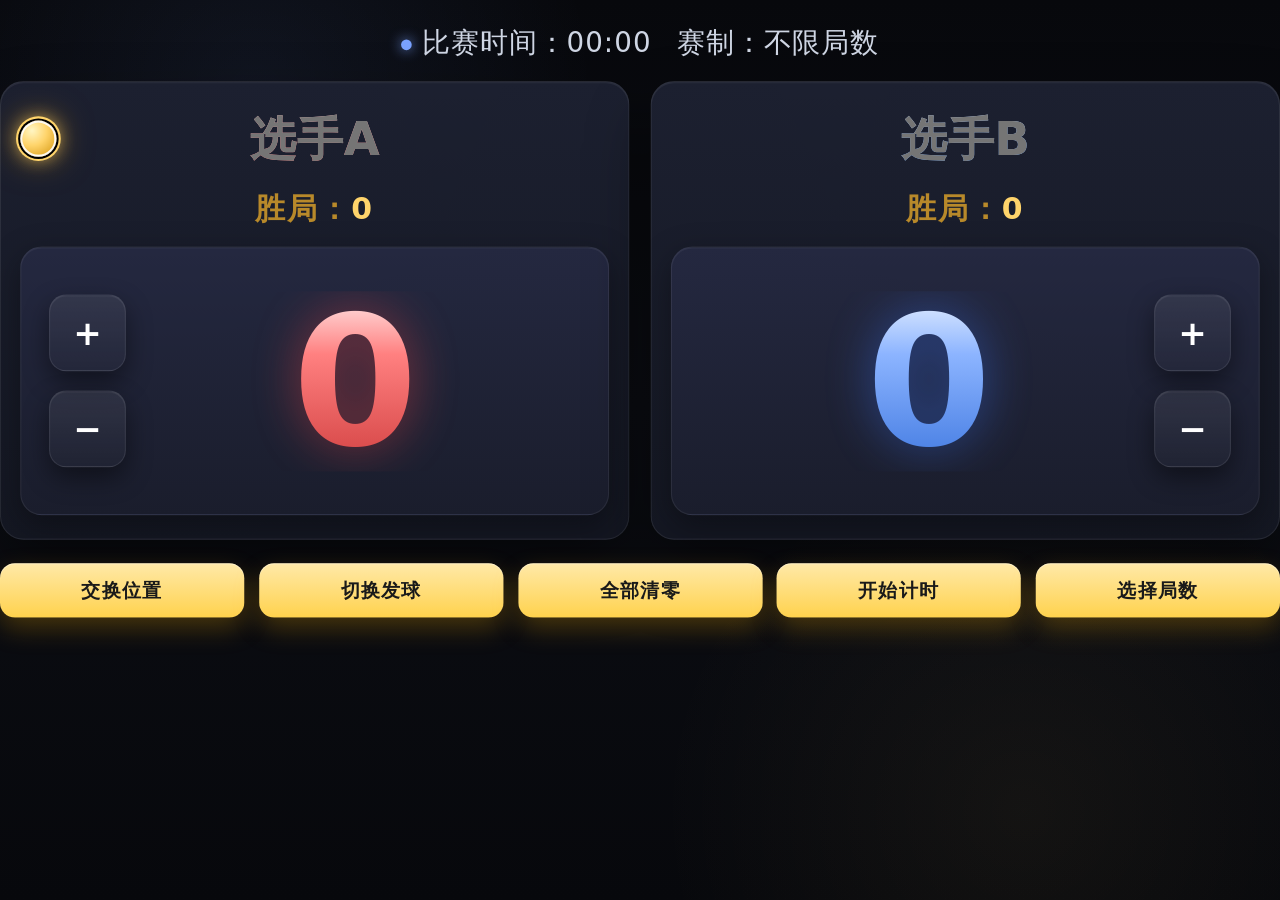
<file: index.html>
<!DOCTYPE html>
<html lang="zh-CN">
<head>
<meta charset="UTF-8">
<meta name="viewport" content="width=device-width, initial-scale=1.0, minimum-scale=0.25, maximum-scale=5.0, viewport‑fit=cover">
<!-- 下面这条只是提示浏览器优先横屏，不能强制横屏！ -->
<meta name="screen-orientation" content="landscape">
<link rel="manifest" href="./manifest.json">
<meta name="theme-color" content="#07080c">
<title>乒乓球记分器</title>
<style>
*{margin:0;padding:0;box-sizing:border-box;font-family:"SF Pro Display","PingFang SC","Microsoft YaHei",system-ui,sans-serif;-webkit-tap-highlight-color:transparent;}
body{
    background:
        radial-gradient(circle at 20% 10%, rgba(120,160,255,0.08), transparent 26%),
        radial-gradient(circle at 80% 90%, rgba(255,215,120,0.05), transparent 28%),
        linear-gradient(180deg,#07080c 0%, #0c0e14 45%, #07080c 100%);
    color:#e8e8e8;
    min-height:100vh;
    display:flex;
    justify-content:center;
    align-items:flex-start;
    overflow:auto;
    padding:16px 20px;
}
.scale-wrap {
    transform-origin: center top;
    will-change: transform;
    width: 1200px;
    max-width:100%;
    overflow:visible;
}
.wrap-rotate{
    width:100%;
    max-width:1200px;
    position:relative;
}
.container{
    width:100%;
    padding:0;
}
.head-line{
    display:flex;
    gap:24px;
    justify-content:center;
    align-items:center;
    flex-wrap:wrap;
    margin:8px 0 18px;
}
#timer{
    font-size:clamp(20px,2.2vw,26px);
    font-weight:500;
    letter-spacing:1px;
    color:#cfd6e4;
}
#timer::before{
    content:"";
    display:inline-block;
    width:10px;
    height:10px;
    border-radius:50%;
    background:#7aa2ff;
    vertical-align:middle;
    margin-right:10px;
    box-shadow:0 0 12px rgba(122,162,255,0.9);
}
#setInfo{
    font-size:clamp(20px,2.2vw,26px);
    font-weight:500;
    letter-spacing:1px;
    color:#cfd6e4;
}
.score-box{
    display:flex;
    gap:clamp(12px,2vw,20px);
    width:100%;
    align-items:stretch;
}

.team{
    flex:1;
    background:
        linear-gradient(180deg, #1c2030 0%, #141722 100%);
    border:1px solid rgba(255,255,255,0.08);
    border-radius:22px;
    display:flex;
    flex-direction:column;
    align-items:center;
    padding:clamp(14px,2vw,22px) clamp(12px,1.8vw,18px);
    box-shadow:
        0 30px 60px rgba(0,0,0,0.45),
        inset 0 1px 0 rgba(255,255,255,0.06);
}
.name-row{
    display:flex;
    align-items:center;
    justify-content:center;
    width:100%;
    position:relative;
    margin-bottom:0px; /* 加大名字区域下边距，抬高名字区域高度 */
    padding:0px 0 16px 0;     /* 增加上下内边距，名字区域加高 */
}
.name-row .ball{
    position:absolute;
    left:0;
}
.name-row.right-ball .ball{
    left:auto;
    right:0;
}
.name-input{
    font-size:clamp(26px,3.4vw,100px);
    font-weight:600;
    text-align:center;
    background:transparent;
    border:none;
    outline:none;
    color:#f5f5f7;
    padding:6px;
    width:400px;
}
.name-red{
    background:linear-gradient(180deg,#ffd1d1 0%, #ff7474 100%);
    -webkit-background-clip:text;
    background-clip:text;
    color:transparent;
}
.name-blue{
    background:linear-gradient(180deg,#d3e4ff 0%, #6aa9ff 100%);
    -webkit-background-clip:text;
    background-clip:text;
    color:transparent;
}
.ball {
    width:clamp(26px,2.8vw,34px);
    height:clamp(26px,2.8vw,34px);
    border-radius:50%;
    background:
        radial-gradient(circle at 30% 25%, #fff6c4, #ffd46b 45%, #d79a14 100%);
    border:2px solid rgba(255,255,255,0.9);
    box-shadow:
        0 0 0 1px rgba(0,0,0,0.55),
        0 0 14px rgba(255,212,107,0.35);
    opacity:0;
    transform:scale(0.55);
    transition:all 0.25s ease;
    flex-shrink:0;
}
.ball.active {
    opacity:1;
    transform:scale(1);
    box-shadow:
        0 0 0 2px #000000,
        0 0 0 4px #ffd46b,
        0 0 18px rgba(255,212,107,0.95),
        0 0 34px rgba(255,170,0,0.55);
}
.game-count{
    font-size:clamp(22px,2.6vw,28px);;
    font-weight:600;
    letter-spacing:2px;
    color:#b8892a;
    margin-bottom:16px;
}
.game-count span{
    color:#ffd46b;
    font-weight:700;
}
.score-wrap{
    display:flex;
    align-items:center;
    justify-content:space-between;
    width:100%;
    padding:clamp(16px,2.5vh,28px) clamp(16px,2vw,26px);
    min-height:28vh; /* 降低比分盒子最小高度，不挤压分数显示 */
    max-height:52vh;
    background:
        linear-gradient(180deg, #242840 0%, #1a1d2c 100%);
    border:1px solid rgba(255,255,255,0.07);
    border-radius:20px;
    box-shadow:
        inset 0 1px 0 rgba(255,255,255,0.05),
        0 10px 30px rgba(0,0,0,0.35);
}
.score-holder{
    flex:1;
    min-width:120px;
    max-width:260px;
    container-type: inline-size;
    text-align:center;
    overflow:hidden;
}
.score{
    font-size:clamp(80px, 65cqi, 260px);
    font-weight:800;
    line-height:1;
    letter-spacing:-4px;
    font-variant-numeric: tabular-nums;
    display:inline-block;
}
.score-red{
    background:linear-gradient(180deg,#ffecec 0%, #ff8080 35%, #d14040 100%);
    -webkit-background-clip:text;
    background-clip:text;
    color:transparent;
    filter:drop-shadow(0 0 22px rgba(255,70,70,0.45));
}
.score-blue{
    background:linear-gradient(180deg,#eaf2ff 0%, #8cb4ff 35%, #3f78e0 100%);
    -webkit-background-clip:text;
    background-clip:text;
    color:transparent;
    filter:drop-shadow(0 0 22px rgba(60,120,255,0.45));
}
.btn-group{
    display:flex;
    flex-direction:column;
    gap:clamp(12px,2vw,18px);
}
button{
    transition:
        transform 0.12s ease,
        box-shadow 0.18s ease,
        filter 0.18s ease,
        background 0.18s ease;
    will-change:transform;
    -webkit-tap-highlight-color:transparent;
    user-select:none;
}
button:hover{
    filter:brightness(1.08);
}
button:active{
    transform:scale(0.92);
    filter:brightness(0.82) saturate(1.1);
}
.btn-group button{
    width:clamp(50px,7vw,72px);
    height:clamp(50px,7vw,72px);
    font-size:clamp(22px,3vw,32px);
    border:none;
    border-radius:16px;
    cursor:pointer;
    font-weight:700;
    color:#fff;
    background:
        linear-gradient(180deg, rgba(255,255,255,0.08), rgba(255,255,255,0.02));
    border:1px solid rgba(255,255,255,0.09);
    box-shadow:
        0 10px 24px rgba(0,0,0,0.45),
        inset 0 1px 0 rgba(255,255,255,0.06);
}
.btn-group button:active{
    box-shadow:
        0 2px 8px rgba(0,0,0,0.55),
        inset 0 1px 2px rgba(0,0,0,0.35);
}
.ctrl{
    margin-top:22px;
    display:grid;
    grid-template-columns:repeat(5,1fr);
    gap:clamp(8px,1.5vw,14px);
}
.ctrl button{
    padding:clamp(10px,1.5vh,14px) 6px;
    font-size:clamp(13px,1.8vw,18px);
    border:none;
    border-radius:14px;
    cursor:pointer;
    font-weight:600;
    letter-spacing:1px;
    color:#1a1a1a;
    background:linear-gradient(180deg,#ffe9a8 0%, #ffd24d 100%);
    box-shadow:
        0 10px 24px rgba(255,180,0,0.25),
        inset 0 1px 0 rgba(255,255,255,0.4);
}
.ctrl button:active{
    box-shadow:
        0 2px 8px rgba(255,180,0,0.35),
        inset 0 1px 2px rgba(0,0,0,0.25);
}
#switchServerBtn{
    background:linear-gradient(180deg,#ffe9a8 0%, #ffd24d 100%);
    color:#1a1a1a;
}
.confirm-mask{
    position:absolute;
    inset:0;
    background:rgba(0,0,0,0.55);
    backdrop-filter:blur(6px);
    -webkit-backdrop-filter:blur(6px);
    display:none;
    align-items:center;
    justify-content:center;
    z-index:999;
}
.confirm-mask.show{
    display:flex;
}
.confirm-box{
    width:min(480px, 90vw);
    background:
        linear-gradient(180deg, #1c2030 0%, #141722 100%);
    border:1px solid rgba(255,255,255,0.08);
    border-radius:22px;
    padding:26px 24px 22px;
    box-shadow:
        0 30px 60px rgba(0,0,0,0.55),
        inset 0 1px 0 rgba(255,255,255,0.06);
}
.confirm-title{
    font-size:clamp(17px,2vw,20px);
    font-weight:700;
    color:#ffd46b;
    margin-bottom:12px;
    letter-spacing:2px;
}
.confirm-text{
    font-size:clamp(15px,1.8vw,18px);
    line-height:1.6;
    color:#e5e7ef;
    margin-bottom:22px;
}
.confirm-btns{
    display:flex;
    justify-content:flex-end;
    gap:12px;
}
.confirm-btns button{
    padding:11px 22px;
    font-size:clamp(14px,1.6vw,17px);
    border:none;
    border-radius:14px;
    cursor:pointer;
    font-weight:600;
    letter-spacing:1px;
}
.confirm-cancel{
    background:linear-gradient(180deg,#2a2f42 0%, #1a1d2c 100%);
    color:#cfd6e4;
    border:1px solid rgba(255,255,255,0.08);
}
.confirm-ok{
    background:linear-gradient(180deg,#ffe9a8 0%, #ffd24d 100%);
    color:#1a1a1a;
    box-shadow:
        0 10px 24px rgba(255,180,0,0.25),
        inset 0 1px 0 rgba(255,255,255,0.4);
}
.btn-option-group{
    display:flex;
    gap:10px;
    flex-wrap:wrap;
    margin-bottom:20px;
}
.btn-option-group button{
    flex:1;
    min-width:80px;
    padding:12px 8px;
}
</style>
</head>
<body>
<div class="scale-wrap">
<div class="wrap-rotate" id="wrapRotate">
    <div class="confirm-mask" id="confirmMask">
        <div class="confirm-box">
            <div class="confirm-title">提示</div>
            <div class="confirm-text" id="confirmText"></div>
            <div class="btn-option-group" id="optionGroup" style="display:none;">
                <!-- 局数选择选项会动态插入这里 -->
            </div>
            <div class="confirm-btns" id="confirmBtnWrap">
                <button class="confirm-cancel" id="confirmCancelBtn">取消</button>
                <button class="confirm-ok" id="confirmOkBtn">确定</button>
            </div>
        </div>
    </div>
    <div class="container">
        <div class="head-line">
            <div id="timer">比赛时间：00:00</div>
            <div id="setInfo">赛制：不限局数</div>
        </div>
        <div class="score-box">
            <div class="team">
                <div class="name-row">
                    <span id="ballLeft" class="ball"></span>
                    <input id="nameLeft" class="name-input name-red" placeholder="选手A">
                </div>
                <span class="game-count">胜局：<span id="winLeft">0</span></span>
                <div class="score-wrap">
                    <div class="btn-group">
                        <button class="add" onclick="addLeft()">+</button>
                        <button class="sub" onclick="subLeft()">−</button>
                    </div>
                    <div class="score-holder">
                        <div class="score score-red" id="scoreLeft">0</div>
                    </div>
                    <div></div>
                </div>
            </div>
            <div class="team">
                <div class="name-row right-ball">
                    <span id="ballRight" class="ball"></span>
                    <input id="nameRight" class="name-input name-blue" placeholder="选手B">
                </div>
                <span class="game-count">胜局：<span id="winRight">0</span></span>
                <div class="score-wrap">
                    <div></div>
                    <div class="score-holder">
                        <div class="score score-blue" id="scoreRight">0</div>
                    </div>
                    <div class="btn-group">
                        <button class="add" onclick="addRight()">+</button>
                        <button class="sub" onclick="subRight()">−</button>
                    </div>
                </div>
            </div>
        </div>
        <div class="ctrl">
            <button onclick="swapPlayer()">交换位置</button>
            <button id="switchServerBtn" onclick="manualSwitchServer()">切换发球</button>
            <button onclick="resetAll()">全部清零</button>
            <button id="toggleTimerBtn" onclick="toggleTimer()">开始计时</button>
            <button onclick="openSetSelect()">选择局数</button>
        </div>
    </div>
</div>
</div>
<script>
// 5+App就绪后自动开启全屏，H5浏览器环境会自动跳过，不报错
function plusReady() {
    if (window.plus) {
        plus.navigator.setFullscreen(true); // true=全屏隐藏状态栏；false退出全屏
    }
}
if(window.plus){
    plusReady();
}else{
    document.addEventListener("plusready", plusReady, false);
}

let leftScore = 0, rightScore = 0;
let winLeft = 0, winRight = 0;
let serverSide = 'left';
let serveCount = 0;
let timerInterval = null;
let seconds = 0;
let gameOver = false;
// 赛制配置：目标胜局；null=不限局数
let targetWin = null; // 默认不限局数
const nameLeft = document.getElementById('nameLeft');
const nameRight = document.getElementById('nameRight');
const scoreLeftDom = document.getElementById('scoreLeft');
const scoreRightDom = document.getElementById('scoreRight');
const winLeftDom = document.getElementById('winLeft');
const winRightDom = document.getElementById('winRight');
const timerDom = document.getElementById('timer');
const toggleTimerBtn = document.getElementById('toggleTimerBtn');
const ballLeft = document.getElementById('ballLeft');
const ballRight = document.getElementById('ballRight');
const wrapRotate = document.getElementById('wrapRotate');
const confirmMask = document.getElementById('confirmMask');
const confirmText = document.getElementById('confirmText');
const confirmOkBtn = document.getElementById('confirmOkBtn');
const confirmCancelBtn = document.getElementById('confirmCancelBtn');
const optionGroup = document.getElementById('optionGroup');
const confirmBtnWrap = document.getElementById('confirmBtnWrap');
const setInfo = document.getElementById('setInfo');
const scaleWrap = document.querySelector('.scale-wrap');
let confirmCallback = null;
function autoScaleLayout(){
    const baseWidth = 1200;
    const maxScale = 1.2;
    const minScale = 0.4;
    // 使用 window.screen.width 兼容手机横竖屏
    const windowW = Math.max(document.documentElement.clientWidth, window.innerWidth);
    let scale = windowW / baseWidth;
    scale = Math.max(minScale, Math.min(maxScale, scale));
    scaleWrap.style.transform = `scale(${scale}) translateZ(0)`;
    scaleWrap.style.width = `${baseWidth}px`;
}
window.addEventListener('resize',autoScaleLayout);
window.addEventListener('orientationchange',autoScaleLayout);
function showConfirm(text, onOk){
    confirmText.innerText = text;
    confirmCallback = onOk;
    confirmMask.classList.add('show');
    optionGroup.style.display = 'none';
    confirmBtnWrap.style.display = 'flex';
}
function closeConfirm(){
    confirmMask.classList.remove('show');
    confirmCallback = null;
}
confirmOkBtn.addEventListener('click',function(e){
    e.stopPropagation();
    const cb = confirmCallback;
    closeConfirm();
    if(cb) cb();
});
confirmCancelBtn.addEventListener('click',function(e){
    e.stopPropagation();
    closeConfirm();
});
confirmMask.addEventListener('click',function(e){
    if(e.target === confirmMask){
        closeConfirm();
    }
});
// 计时合并按钮：切换开始/暂停
function toggleTimer(){
    if(timerInterval){
        //正在运行 → 停止
        clearInterval(timerInterval);
        timerInterval = null;
        toggleTimerBtn.innerText = "继续计时";
    }else{
        //未运行 → 启动
        timerInterval = setInterval(()=>{
            seconds++;
            const min = String(Math.floor(seconds/60)).padStart(2,'0');
            const sec = String(seconds%60).padStart(2,'0');
            timerDom.innerText=`比赛时间：${min}:${sec}`;
        },1000);
        toggleTimerBtn.innerText = "暂停计时";
    }
}
// 打开选择局数弹窗
function openSetSelect(){
    confirmMask.classList.add('show');
    confirmText.innerText = "请选择比赛赛制";
    confirmBtnWrap.style.display = 'none';
    optionGroup.style.display = 'flex';
    optionGroup.innerHTML = "";
    const sets = [
        {name:"3局2胜", val:2},
        {name:"5局3胜", val:3},
        {name:"7局4胜", val:4},
        {name:"不限局数", val:null}
    ];
    sets.forEach(s=>{
        const btn = document.createElement('button');
        btn.innerText = s.name;
        btn.onclick = ()=>{
            targetWin = s.val;
            setInfo.innerText = `赛制：${s.name}`;
            closeConfirm();
        };
        optionGroup.appendChild(btn);
    })
}
function render(){
    scoreLeftDom.innerText = leftScore;
    scoreRightDom.innerText = rightScore;
    winLeftDom.innerText = winLeft;
    winRightDom.innerText = winRight;
    checkWin();
    updateServerTip();
}
function addLeft(){
    // targetWin不为null（有限局数）才判断整场结束锁分；不限局不锁
    if(targetWin !== null && (winLeft >= targetWin || winRight >= targetWin)) return;
    if(gameOver){
        leftScore=0;
        rightScore=0;
        swapPlayer();
        serveCount=0;
        gameOver=false;
        render();
        return;
    }
    leftScore++;
    handleServeAfterPoint();
    render()
}
function subLeft(){
    if(leftScore>0){
        if(gameOver){
            if(leftScore > rightScore){
                winLeft--;
            }else{
                winRight--;
            }
            gameOver = false;
        }
        leftScore--;
        recalcServer();
    }
    render()
}
function addRight(){
    if(targetWin !== null && (winLeft >= targetWin || winRight >= targetWin)) return;
    if(gameOver){
        leftScore=0;
        rightScore=0;
        swapPlayer();
        serveCount=0;
        gameOver=false;
        render();
        return;
    }
    rightScore++;
    handleServeAfterPoint();
    render()
}
function subRight(){
    if(rightScore>0){
        if(gameOver){
            if(rightScore > leftScore){
                winRight--;
            }else{
                winLeft--;
            }
            gameOver = false;
        }
        rightScore--;
        recalcServer();
    }
    render()
}
function handleServeAfterPoint(){
    const total = leftScore + rightScore;
    const deuce = (leftScore >=10 && rightScore >=10);
    serveCount++;
    if( (deuce && serveCount >=1) || (!deuce && serveCount >=2) ){
        serverSide = serverSide === 'left' ? 'right' : 'left';
        serveCount = 0;
    }
}
function recalcServer(){
    const total = leftScore + rightScore;
    const deuce = (leftScore >=10 && rightScore >=10);
    const servePer = deuce ? 1 : 2;
    const totalServes = Math.floor(total / servePer);
    serverSide = (totalServes %2 ===0) ? 'left' : 'right';
    serveCount = total % servePer;
}
function updateServerTip(){
    ballLeft.classList.remove('active');
    ballRight.classList.remove('active');
    if(serverSide === 'left'){
        ballLeft.classList.add('active');
    }else{
        ballRight.classList.add('active');
    }
}
function manualSwitchServer(){
    serverSide = serverSide === 'left' ? 'right' : 'left';
    serveCount = 0;
    updateServerTip();
}
function swapPlayer(){
    //交换输入框名字
    const tempName = nameLeft.value;
    nameLeft.value = nameRight.value;
    nameRight.value = tempName;

    //交换胜局
    const tempWin = winLeft;
    winLeft = winRight;
    winRight = tempWin;

    //✅【修复】交换本局当前比分
    const tempScore = leftScore;
    leftScore = rightScore;
    rightScore = tempScore;

    //交换颜色class
    nameLeft.classList.toggle('name-red');
    nameLeft.classList.toggle('name-blue');
    nameRight.classList.toggle('name-red');
    nameRight.classList.toggle('name-blue');
    scoreLeftDom.classList.toggle('score-red');
    scoreLeftDom.classList.toggle('score-blue');
    scoreRightDom.classList.toggle('score-red');
    scoreRightDom.classList.toggle('score-blue');

    //✅【修复】换边之后发球方也要互换
    serverSide = serverSide === 'left' ? 'right' : 'left';
    serveCount = 0;

    //✅【修复】必须调用render刷新界面！之前缺少这句，界面不更新
    render();
}

function checkWin(){
    const diff = Math.abs(leftScore - rightScore);
    if((leftScore >=11 || rightScore >=11) && diff >=2 && !gameOver){
        if(leftScore > rightScore){
            winLeft++;
        }else{
            winRight++;
        }
        gameOver = true;
    }
}
function resetGame(){
    showConfirm("确定要重置本局当前比分吗？胜局将保留。", function(){
        leftScore=0;
        rightScore=0;
        gameOver = false;
        serveCount=0;
        serverSide='left';
        ballLeft.classList.remove('active');
        ballRight.classList.remove('active');
        render();
    });
}
function resetAll(){
    showConfirm("确定要全部清零？比分、胜局、计时全部清空，选手名字保留。", function(){
        leftScore=0;
        rightScore=0;
        winLeft=0;
        winRight=0;
        gameOver=false;
        seconds=0;
        serveCount=0;
        serverSide='left';
        stopTimerInner();
        toggleTimerBtn.innerText = "开始计时";
        timerDom.innerText="比赛时间：00:00";
        ballLeft.classList.remove('active');
        ballRight.classList.remove('active');
        render();
    });
}
//内部停止计时
function stopTimerInner(){
    clearInterval(timerInterval);
    timerInterval=null;
}
render();
autoScaleLayout();
</script>
</body>
</html>
</file>
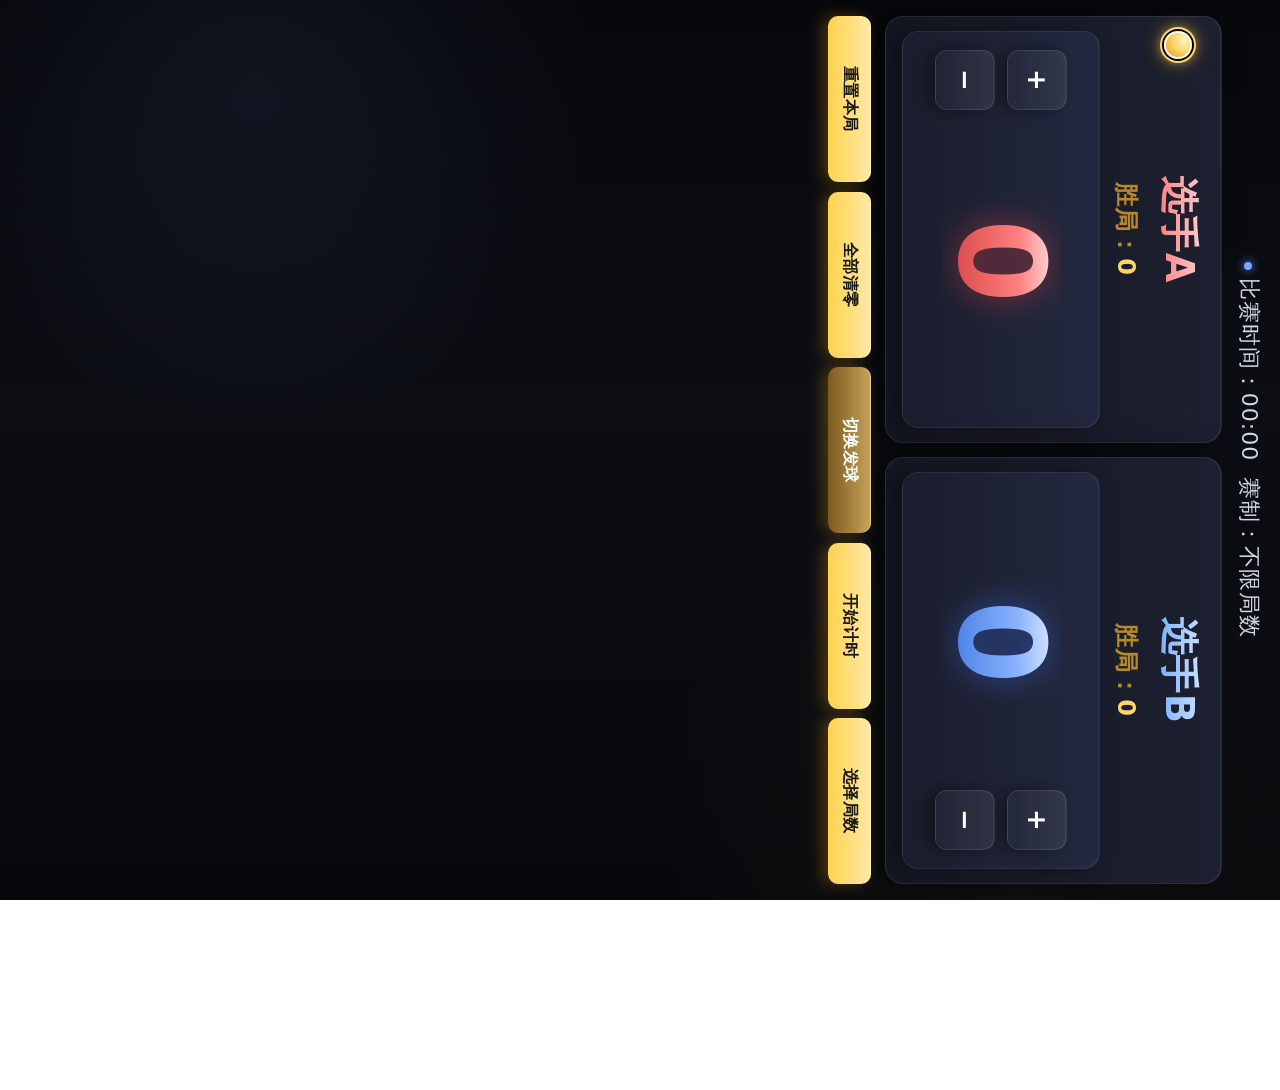
<file: 手机版.html>
<!DOCTYPE html>
<html lang="zh-CN">
<head>
<meta charset="UTF-8">
<meta name="viewport" content="width=device-width, initial-scale=1.0, minimum-scale=0.25, maximum-scale=5.0, viewport‑fit=cover">
<link rel="manifest" href="./manifest.json">
<meta name="theme-color" content="#07080c">
<title>乒乓球记分器</title>
<style>
*{margin:0;padding:0;box-sizing:border-box;font-family:"SF Pro Display","PingFang SC","Microsoft YaHei",system-ui,sans-serif;-webkit-tap-highlight-color:transparent;}
html,body {
    width:100%;
    height:100%;
    overflow:hidden;
}
body{
    background:
        radial-gradient(circle at 20% 10%, rgba(120,160,255,0.08), transparent 26%),
        radial-gradient(circle at 80% 90%, rgba(255,215,120,0.05), transparent 28%),
        linear-gradient(180deg,#07080c 0%, #0c0e14 45%, #07080c 100%);
    color:#e8e8e8;
    display:flex;
    justify-content:center;
    align-items:center;
}
/* 整体容器顺时针旋转90度，适配手机竖屏打开向右横屏 */
.scale-wrap {
    width:100vh;
    height:100vw;
    transform-origin:center center;
    transform: rotate(90deg);
    position:relative;
    overflow:hidden;
}
.wrap-rotate{
    width:100%;
    height:100%;
    position:relative;
    padding:12px 16px;
}
.container{
    width:100%;
    height:100%;
    padding:0;
}
.head-line{
    display:flex;
    gap:16px;
    justify-content:center;
    align-items:center;
    flex-wrap:wrap;
    margin:4px 0 12px;
}
#timer{
    font-size:clamp(16px,2vw,22px);
    font-weight:500;
    letter-spacing:1px;
    color:#cfd6e4;
}
#timer::before{
    content:"";
    display:inline-block;
    width:8px;
    height:8px;
    border-radius:50%;
    background:#7aa2ff;
    vertical-align:middle;
    margin-right:8px;
    box-shadow:0 0 10px rgba(122,162,255,0.9);
}
#setInfo{
    font-size:clamp(16px,2vw,22px);
    font-weight:500;
    letter-spacing:1px;
    color:#cfd6e4;
}
.score-box{
    display:flex;
    gap:clamp(8px,1.5vw,14px);
    width:100%;
    align-items:stretch;
}
@media (max-width:850px){
    .score-box{
        flex-direction:column;
    }
}
.team{
    flex:1;
    background:
        linear-gradient(180deg, #1c2030 0%, #141722 100%);
    border:1px solid rgba(255,255,255,0.08);
    border-radius:18px;
    display:flex;
    flex-direction:column;
    align-items:center;
    padding:clamp(10px,1.6vw,16px) clamp(10px,1.4vw,14px);
    box-shadow:
        0 20px 40px rgba(0,0,0,0.45),
        inset 0 1px 0 rgba(255,255,255,0.06);
}
.name-row{
    display:flex;
    align-items:center;
    justify-content:center;
    width:100%;
    position:relative;
    margin-bottom:0px;
    padding:0px 0 10px 0;
}
.name-row .ball{
    position:absolute;
    left:0;
}
.name-row.right-ball .ball{
    left:auto;
    right:0;
}
.name-input{
    font-size:clamp(20px,3vw,42px);
    font-weight:600;
    text-align:center;
    background:transparent;
    border:none;
    outline:none;
    color:#f5f5f7;
    padding:4px;
    width:280px;
    max-width:85%;
}
.name-red{
    background:linear-gradient(180deg,#ffd1d1 0%, #ff7474 100%);
    -webkit-background-clip:text;
    background-clip:text;
    color:transparent;
}
.name-blue{
    background:linear-gradient(180deg,#d3e4ff 0%, #6aa9ff 100%);
    -webkit-background-clip:text;
    background-clip:text;
    color:transparent;
}
.ball {
    width:clamp(22px,2.4vw,28px);
    height:clamp(22px,2.4vw,28px);
    border-radius:50%;
    background:
        radial-gradient(circle at 30% 25%, #fff6c4, #ffd46b 45%, #d79a14 100%);
    border:2px solid rgba(255,255,255,0.9);
    box-shadow:
        0 0 0 1px rgba(0,0,0,0.55),
        0 0 10px rgba(255,212,107,0.35);
    opacity:0;
    transform:scale(0.55);
    transition:all 0.25s ease;
    flex-shrink:0;
}
.ball.active {
    opacity:1;
    transform:scale(1);
    box-shadow:
        0 0 0 2px #000000,
        0 0 0 4px #ffd46b,
        0 0 14px rgba(255,212,107,0.95),
        0 0 24px rgba(255,170,0,0.55);
}
.game-count{
    font-size:clamp(18px,2.2vw,24px);
    font-weight:600;
    letter-spacing:1px;
    color:#b8892a;
    margin-bottom:10px;
}
.game-count span{
    color:#ffd46b;
    font-weight:700;
}
.score-wrap{
    display:flex;
    align-items:center;
    justify-content:space-between;
    width:100%;
    padding:clamp(12px,2vh,20px) clamp(12px,1.6vw,18px);
    min-height:22vh;
    max-height:44vh;
    background:
        linear-gradient(180deg, #242840 0%, #1a1d2c 100%);
    border:1px solid rgba(255,255,255,0.07);
    border-radius:16px;
    box-shadow:
        inset 0 1px 0 rgba(255,255,255,0.05),
        0 8px 20px rgba(0,0,0,0.35);
}
.score-holder{
    flex:1;
    min-width:80px;
    max-width:200px;
    container-type: inline-size;
    text-align:center;
    overflow:hidden;
}
.score{
    font-size:clamp(60px, 60cqi, 180px);
    font-weight:800;
    line-height:1;
    letter-spacing:-2px;
    font-variant-numeric: tabular-nums;
    display:inline-block;
}
.score-red{
    background:linear-gradient(180deg,#ffecec 0%, #ff8080 35%, #d14040 100%);
    -webkit-background-clip:text;
    background-clip:text;
    color:transparent;
    filter:drop-shadow(0 0 16px rgba(255,70,70,0.45));
}
.score-blue{
    background:linear-gradient(180deg,#eaf2ff 0%, #8cb4ff 35%, #3f78e0 100%);
    -webkit-background-clip:text;
    background-clip:text;
    color:transparent;
    filter:drop-shadow(0 0 16px rgba(60,120,255,0.45));
}
.btn-group{
    display:flex;
    flex-direction:column;
    gap:clamp(8px,1.6vw,12px);
}
button{
    transition:
        transform 0.12s ease,
        box-shadow 0.18s ease,
        filter 0.18s ease,
        background 0.18s ease;
    will-change:transform;
    -webkit-tap-highlight-color:transparent;
    user-select:none;
}
button:hover{
    filter:brightness(1.08);
}
button:active{
    transform:scale(0.92);
    filter:brightness(0.82) saturate(1.1);
}
.btn-group button{
    width:clamp(44px,6vw,60px);
    height:clamp(44px,6vw,60px);
    font-size:clamp(20px,2.6vw,26px);
    border:none;
    border-radius:12px;
    cursor:pointer;
    font-weight:700;
    color:#fff;
    background:
        linear-gradient(180deg, rgba(255,255,255,0.08), rgba(255,255,255,0.02));
    border:1px solid rgba(255,255,255,0.09);
    box-shadow:
        0 8px 18px rgba(0,0,0,0.45),
        inset 0 1px 0 rgba(255,255,255,0.06);
}
.btn-group button:active{
    box-shadow:
        0 2px 6px rgba(0,0,0,0.55),
        inset 0 1px 2px rgba(0,0,0,0.35);
}
.ctrl{
    margin-top:14px;
    display:grid;
    grid-template-columns:repeat(5,1fr);
    gap:clamp(6px,1.2vw,10px);
}
.ctrl button{
    padding:clamp(8px,1.2vh,11px) 4px;
    font-size:clamp(12px,1.6vw,16px);
    border:none;
    border-radius:10px;
    cursor:pointer;
    font-weight:600;
    letter-spacing:0.5px;
    color:#1a1a1a;
    background:linear-gradient(180deg,#ffe9a8 0%, #ffd24d 100%);
    box-shadow:
        0 6px 14px rgba(255,180,0,0.25),
        inset 0 1px 0 rgba(255,255,255,0.4);
}
.ctrl button:active{
    box-shadow:
        0 2px 6px rgba(255,180,0,0.35),
        inset 0 1px 2px rgba(0,0,0,0.25);
}
#switchServerBtn{
    background:linear-gradient(180deg,#c9a35a 0%, #7a5a1f 100%);
    color:#fff;
}
.confirm-mask{
    position:absolute;
    inset:0;
    background:rgba(0,0,0,0.65);
    backdrop-filter:blur(6px);
    -webkit-backdrop-filter:blur(6px);
    display:none;
    align-items:center;
    justify-content:center;
    z-index:999;
}
.confirm-mask.show{
    display:flex;
}
.confirm-box{
    width:min(420px, 82vw);
    background:
        linear-gradient(180deg, #1c2030 0%, #141722 100%);
    border:1px solid rgba(255,255,255,0.08);
    border-radius:18px;
    padding:20px 18px 18px;
    box-shadow:
        0 24px 48px rgba(0,0,0,0.55),
        inset 0 1px 0 rgba(255,255,255,0.06);
}
.confirm-title{
    font-size:clamp(16px,1.8vw,18px);
    font-weight:700;
    color:#ffd46b;
    margin-bottom:10px;
    letter-spacing:1px;
}
.confirm-text{
    font-size:clamp(14px,1.6vw,16px);
    line-height:1.5;
    color:#e5e7ef;
    margin-bottom:16px;
}
.confirm-btns{
    display:flex;
    justify-content:flex-end;
    gap:10px;
}
.confirm-btns button{
    padding:9px 18px;
    font-size:clamp(13px,1.4vw,15px);
    border:none;
    border-radius:12px;
    cursor:pointer;
    font-weight:600;
    letter-spacing:0.5px;
}
.confirm-cancel{
    background:linear-gradient(180deg,#2a2f42 0%, #1a1d2c 100%);
    color:#cfd6e4;
    border:1px solid rgba(255,255,255,0.08);
}
.confirm-ok{
    background:linear-gradient(180deg,#ffe9a8 0%, #ffd24d 100%);
    color:#1a1a1a;
    box-shadow:
        0 6px 14px rgba(255,180,0,0.25),
        inset 0 1px 0 rgba(255,255,255,0.4);
}
.btn-option-group{
    display:flex;
    gap:8px;
    flex-wrap:wrap;
    margin-bottom:16px;
}
.btn-option-group button{
    flex:1;
    min-width:70px;
    padding:10px 6px;
}
</style>
</head>
<body>
<div class="scale-wrap">
<div class="wrap-rotate" id="wrapRotate">
    <div class="confirm-mask" id="confirmMask">
        <div class="confirm-box">
            <div class="confirm-title">提示</div>
            <div class="confirm-text" id="confirmText"></div>
            <div class="btn-option-group" id="optionGroup" style="display:none;">
                <!-- 局数选择选项会动态插入这里 -->
            </div>
            <div class="confirm-btns" id="confirmBtnWrap">
                <button class="confirm-cancel" id="confirmCancelBtn">取消</button>
                <button class="confirm-ok" id="confirmOkBtn">确定</button>
            </div>
        </div>
    </div>
    <div class="container">
        <div class="head-line">
            <div id="timer">比赛时间：00:00</div>
            <div id="setInfo">赛制：不限局数</div>
        </div>
        <div class="score-box">
            <div class="team">
                <div class="name-row">
                    <span id="ballLeft" class="ball"></span>
                    <input id="nameLeft" class="name-input name-red" placeholder="选手A" value="选手A">
                </div>
                <span class="game-count">胜局：<span id="winLeft">0</span></span>
                <div class="score-wrap">
                    <div class="btn-group">
                        <button class="add" onclick="addLeft()">+</button>
                        <button class="sub" onclick="subLeft()">−</button>
                    </div>
                    <div class="score-holder">
                        <div class="score score-red" id="scoreLeft">0</div>
                    </div>
                    <div></div>
                </div>
            </div>
            <div class="team">
                <div class="name-row right-ball">
                    <span id="ballRight" class="ball"></span>
                    <input id="nameRight" class="name-input name-blue" placeholder="选手B" value="选手B">
                </div>
                <span class="game-count">胜局：<span id="winRight">0</span></span>
                <div class="score-wrap">
                    <div></div>
                    <div class="score-holder">
                        <div class="score score-blue" id="scoreRight">0</div>
                    </div>
                    <div class="btn-group">
                        <button class="add" onclick="addRight()">+</button>
                        <button class="sub" onclick="subRight()">−</button>
                    </div>
                </div>
            </div>
        </div>
        <div class="ctrl">
            <button onclick="resetGame()">重置本局</button>
            <button onclick="resetAll()">全部清零</button>
            <button id="switchServerBtn" onclick="manualSwitchServer()">切换发球</button>
            <button id="toggleTimerBtn" onclick="toggleTimer()">开始计时</button>
            <button onclick="openSetSelect()">选择局数</button>
        </div>
    </div>
</div>
</div>
<script>
let leftScore = 0, rightScore = 0;
let winLeft = 0, winRight = 0;
let serverSide = 'left';
let serveCount = 0;
let timerInterval = null;
let seconds = 0;
let gameOver = false;
// 赛制配置：目标胜局；null=不限局数
let targetWin = null; // 默认不限局数
const nameLeft = document.getElementById('nameLeft');
const nameRight = document.getElementById('nameRight');
const scoreLeftDom = document.getElementById('scoreLeft');
const scoreRightDom = document.getElementById('scoreRight');
const winLeftDom = document.getElementById('winLeft');
const winRightDom = document.getElementById('winRight');
const timerDom = document.getElementById('timer');
const toggleTimerBtn = document.getElementById('toggleTimerBtn');
const ballLeft = document.getElementById('ballLeft');
const ballRight = document.getElementById('ballRight');
const wrapRotate = document.getElementById('wrapRotate');
const confirmMask = document.getElementById('confirmMask');
const confirmText = document.getElementById('confirmText');
const confirmOkBtn = document.getElementById('confirmOkBtn');
const confirmCancelBtn = document.getElementById('confirmCancelBtn');
const optionGroup = document.getElementById('optionGroup');
const confirmBtnWrap = document.getElementById('confirmBtnWrap');
const setInfo = document.getElementById('setInfo');
const scaleWrap = document.querySelector('.scale-wrap');
let confirmCallback = null;

// 旋转模式下不再做旧的autoScaleLayout缩放，移除尺寸缩放逻辑
function autoScaleLayout(){
}

window.addEventListener('resize',autoScaleLayout);
window.addEventListener('orientationchange',autoScaleLayout);

function showConfirm(text, onOk){
    confirmText.innerText = text;
    confirmCallback = onOk;
    confirmMask.classList.add('show');
    optionGroup.style.display = 'none';
    confirmBtnWrap.style.display = 'flex';
}
function closeConfirm(){
    confirmMask.classList.remove('show');
    confirmCallback = null;
}
confirmOkBtn.addEventListener('click',function(e){
    e.stopPropagation();
    const cb = confirmCallback;
    closeConfirm();
    if(cb) cb();
});
confirmCancelBtn.addEventListener('click',function(e){
    e.stopPropagation();
    closeConfirm();
});
confirmMask.addEventListener('click',function(e){
    if(e.target === confirmMask){
        closeConfirm();
    }
});
// 计时合并按钮：切换开始/暂停
function toggleTimer(){
    if(timerInterval){
        //正在运行 → 停止
        clearInterval(timerInterval);
        timerInterval = null;
        toggleTimerBtn.innerText = "继续计时";
    }else{
        //未运行 → 启动
        timerInterval = setInterval(()=>{
            seconds++;
            const min = String(Math.floor(seconds/60)).padStart(2,'0');
            const sec = String(seconds%60).padStart(2,'0');
            timerDom.innerText=`比赛时间：${min}:${sec}`;
        },1000);
        toggleTimerBtn.innerText = "暂停计时";
    }
}
// 打开选择局数弹窗
function openSetSelect(){
    confirmMask.classList.add('show');
    confirmText.innerText = "请选择比赛赛制";
    confirmBtnWrap.style.display = 'none';
    optionGroup.style.display = 'flex';
    optionGroup.innerHTML = "";
    const sets = [
        {name:"3局2胜", val:2},
        {name:"5局3胜", val:3},
        {name:"7局4胜", val:4},
        {name:"不限局数", val:null}
    ];
    sets.forEach(s=>{
        const btn = document.createElement('button');
        btn.innerText = s.name;
        btn.onclick = ()=>{
            targetWin = s.val;
            setInfo.innerText = `赛制：${s.name}`;
            closeConfirm();
        };
        optionGroup.appendChild(btn);
    })
}
function render(){
    scoreLeftDom.innerText = leftScore;
    scoreRightDom.innerText = rightScore;
    winLeftDom.innerText = winLeft;
    winRightDom.innerText = winRight;
    checkWin();
    updateServerTip();
}
function addLeft(){
    // targetWin不为null（有限局数）才判断整场结束锁分；不限局不锁
    if(targetWin !== null && (winLeft >= targetWin || winRight >= targetWin)) return;
    if(gameOver){
        leftScore=0;
        rightScore=0;
        swapPlayer();
        serveCount=0;
        gameOver=false;
        render();
        return;
    }
    leftScore++;
    handleServeAfterPoint();
    render()
}
function subLeft(){
    if(leftScore>0){
        if(gameOver){
            if(leftScore > rightScore){
                winLeft--;
            }else{
                winRight--;
            }
            gameOver = false;
        }
        leftScore--;
        recalcServer();
    }
    render()
}
function addRight(){
    if(targetWin !== null && (winLeft >= targetWin || winRight >= targetWin)) return;
    if(gameOver){
        leftScore=0;
        rightScore=0;
        swapPlayer();
        serveCount=0;
        gameOver=false;
        render();
        return;
    }
    rightScore++;
    handleServeAfterPoint();
    render()
}
function subRight(){
    if(rightScore>0){
        if(gameOver){
            if(rightScore > leftScore){
                winRight--;
            }else{
                winLeft--;
            }
            gameOver = false;
        }
        rightScore--;
        recalcServer();
    }
    render()
}
function handleServeAfterPoint(){
    const total = leftScore + rightScore;
    const deuce = (leftScore >=10 && rightScore >=10);
    serveCount++;
    if( (deuce && serveCount >=1) || (!deuce && serveCount >=2) ){
        serverSide = serverSide === 'left' ? 'right' : 'left';
        serveCount = 0;
    }
}
function recalcServer(){
    const total = leftScore + rightScore;
    const deuce = (leftScore >=10 && rightScore >=10);
    const servePer = deuce ? 1 : 2;
    const totalServes = Math.floor(total / servePer);
    serverSide = (totalServes %2 ===0) ? 'left' : 'right';
    serveCount = total % servePer;
}
function updateServerTip(){
    ballLeft.classList.remove('active');
    ballRight.classList.remove('active');
    if(serverSide === 'left'){
        ballLeft.classList.add('active');
    }else{
        ballRight.classList.add('active');
    }
}
function manualSwitchServer(){
    serverSide = serverSide === 'left' ? 'right' : 'left';
    serveCount = 0;
    updateServerTip();
}
function swapPlayer(){
    const tempName = nameLeft.value;
    nameLeft.value = nameRight.value;
    nameRight.value = tempName;
    const tempWin = winLeft;
    winLeft = winRight;
    winRight = tempWin;
    nameLeft.classList.toggle('name-red');
    nameLeft.classList.toggle('name-blue');
    nameRight.classList.toggle('name-red');
    nameRight.classList.toggle('name-blue');
    scoreLeftDom.classList.toggle('score-red');
    scoreLeftDom.classList.toggle('score-blue');
    scoreRightDom.classList.toggle('score-red');
    scoreRightDom.classList.toggle('score-blue');
}
function checkWin(){
    const diff = Math.abs(leftScore - rightScore);
    if((leftScore >=11 || rightScore >=11) && diff >=2 && !gameOver){
        if(leftScore > rightScore){
            winLeft++;
        }else{
            winRight++;
        }
        gameOver = true;
    }
}
function resetGame(){
    showConfirm("确定要重置本局当前比分吗？胜局将保留。", function(){
        leftScore=0;
        rightScore=0;
        gameOver = false;
        serveCount=0;
        serverSide='left';
        ballLeft.classList.remove('active');
        ballRight.classList.remove('active');
        render();
    });
}
function resetAll(){
    showConfirm("确定要全部清零？比分、胜局、计时全部清空，选手名字保留。", function(){
        leftScore=0;
        rightScore=0;
        winLeft=0;
        winRight=0;
        gameOver=false;
        seconds=0;
        serveCount=0;
        serverSide='left';
        stopTimerInner();
        toggleTimerBtn.innerText = "开始计时";
        timerDom.innerText="比赛时间：00:00";
        ballLeft.classList.remove('active');
        ballRight.classList.remove('active');
        render();
    });
}
//内部停止计时
function stopTimerInner(){
    clearInterval(timerInterval);
    timerInterval=null;
}
render();
autoScaleLayout();
</script>
</body>
</html>
</file>
